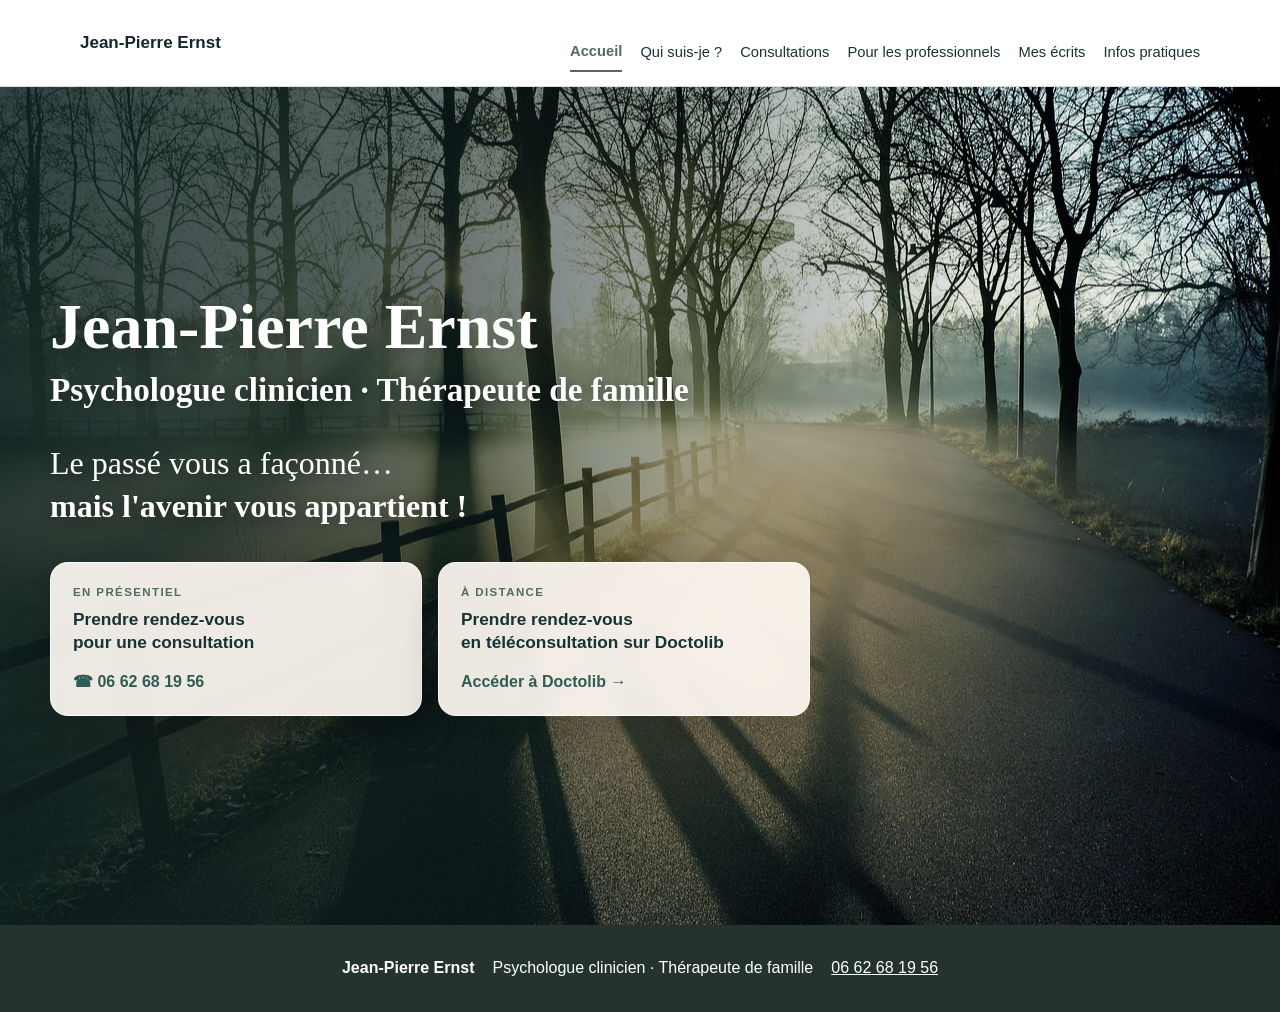
<file: index.html>
<!doctype html><html lang="fr"><head>
<meta charset="utf-8"><meta name="viewport" content="width=device-width,initial-scale=1">
<title>Jean-Pierre Ernst — Psychologue clinicien</title><link rel="stylesheet" href="styles.css"></head><body>
<header class="topbar"><a class="brand" href="index.html">Jean-Pierre Ernst</a>
<button class="menu" aria-label="Ouvrir le menu" aria-expanded="false">☰</button><nav><a href="index.html" class="active">Accueil</a><a href="qui-suis-je.html">Qui suis-je ?</a><a href="consultations.html">Consultations</a><a href="professionnels.html">Pour les professionnels</a><a href="ecrits.html">Mes écrits</a><a href="infos-pratiques.html">Infos pratiques</a></nav></header>
<main>
<section class="hero homehero"><div class="hero-inner">
<h1>Jean-Pierre Ernst</h1>
<p class="eyebrow">Psychologue clinicien · Thérapeute de famille</p>
<p class="motto">Le passé vous a façonné…<br><strong>mais l'avenir vous appartient !</strong></p>
<div class="home-choices">
<a class="choice" href="tel:+33662681956"><span class="choice-small">En présentiel</span><strong>Prendre rendez-vous<br>pour une consultation</strong><span>☎ 06 62 68 19 56</span></a>
<a class="choice" href="https://www.doctolib.fr/psychologue/paris/jean-pierre-ernst" target="_blank" rel="noopener"><span class="choice-small">À distance</span><strong>Prendre rendez-vous<br>en téléconsultation sur Doctolib</strong><span>Accéder à Doctolib →</span></a>
</div></div></section></main>
<footer><strong>Jean-Pierre Ernst</strong><span>Psychologue clinicien · Thérapeute de famille</span><a href="tel:+33662681956">06 62 68 19 56</a></footer>
<script>const b=document.querySelector('.menu'),n=document.querySelector('nav');b.addEventListener('click',()=>{const o=n.classList.toggle('open');b.setAttribute('aria-expanded',o)});</script>
</body></html>
</file>
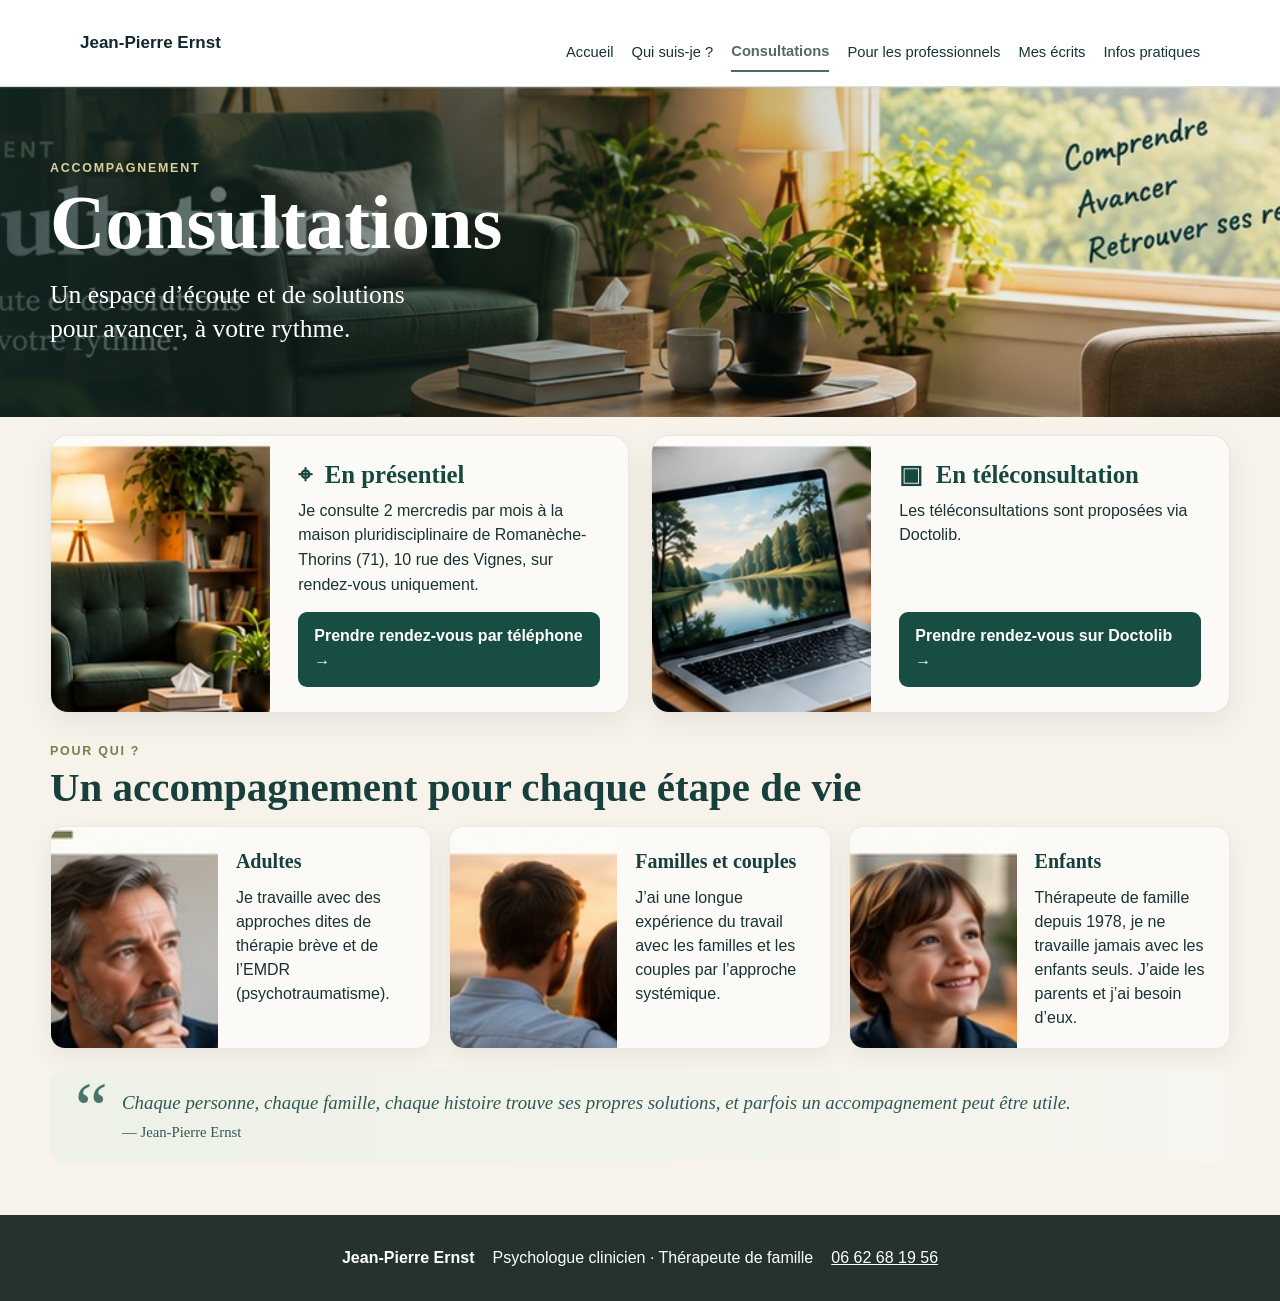
<file: consultations.html>
<!doctype html>
<html lang="fr">
<head>
<meta charset="utf-8">
<meta name="viewport" content="width=device-width,initial-scale=1">
<title>Consultations — Jean-Pierre Ernst</title>
<link rel="stylesheet" href="styles.css">
</head>
<body class="page-consultations">
<header class="topbar">
  <a class="brand" href="index.html">Jean-Pierre Ernst</a>
  <button class="menu" aria-label="Ouvrir le menu" aria-expanded="false">☰</button>
  <nav>
    <a href="index.html">Accueil</a>
    <a href="qui-suis-je.html">Qui suis-je ?</a>
    <a href="consultations.html" class="active">Consultations</a>
    <a href="professionnels.html">Pour les professionnels</a>
    <a href="ecrits.html">Mes écrits</a>
    <a href="infos-pratiques.html">Infos pratiques</a>
  </nav>
</header>

<main class="consult-main">
  <section class="consult-hero">
    <div class="consult-hero-copy">
      <p class="kicker">Accompagnement</p>
      <h1>Consultations</h1>
      <p>Un espace d’écoute et de solutions<br>pour avancer, à votre rythme.</p>
    </div>
  </section>

  <section class="consult-content">
    <div class="consult-modes">
      <article class="consult-mode">
        <img src="assets/consultations-presentiel.jpg" alt="">
        <div class="consult-mode-text">
          <h2>⌖ &nbsp;En présentiel</h2>
          <p>Je consulte 2 mercredis par mois à la maison pluridisciplinaire de Romanèche-Thorins (71), 10 rue des Vignes, sur rendez-vous uniquement.</p>
          <a class="consult-button" href="tel:+33662681956">Prendre rendez-vous par téléphone →</a>
        </div>
      </article>

      <article class="consult-mode">
        <img src="assets/consultations-teleconsultation.jpg" alt="">
        <div class="consult-mode-text">
          <h2>▣ &nbsp;En téléconsultation</h2>
          <p>Les téléconsultations sont proposées via Doctolib.</p>
          <a class="consult-button" href="https://www.doctolib.fr/psychologue/paris/jean-pierre-ernst" target="_blank" rel="noopener">Prendre rendez-vous sur Doctolib →</a>
        </div>
      </article>
    </div>

    <div class="consult-forwho-heading">
      <p class="kicker">Pour qui ?</p>
      <h2>Un accompagnement pour chaque étape de vie</h2>
    </div>

    <div class="consult-audiences">
      <article>
        <img src="assets/consultations-adultes.jpg" alt="">
        <div><h3>Adultes</h3><p>Je travaille avec des approches dites de thérapie brève et de l’EMDR (psychotraumatisme).</p></div>
      </article>
      <article>
        <img src="assets/consultations-familles.jpg" alt="">
        <div><h3>Familles et couples</h3><p>J’ai une longue expérience du travail avec les familles et les couples par l’approche systémique.</p></div>
      </article>
      <article>
        <img src="assets/consultations-enfants.jpg" alt="">
        <div><h3>Enfants</h3><p>Thérapeute de famille depuis 1978, je ne travaille jamais avec les enfants seuls. J’aide les parents et j’ai besoin d’eux.</p></div>
      </article>
    </div>

    <blockquote class="consult-quote">
      Chaque personne, chaque famille, chaque histoire trouve ses propres solutions, et parfois un accompagnement peut être utile.
      <cite>— Jean-Pierre Ernst</cite>
    </blockquote>
  </section>
</main>

<footer>
  <strong>Jean-Pierre Ernst</strong>
  <span>Psychologue clinicien · Thérapeute de famille</span>
  <a href="tel:+33662681956">06 62 68 19 56</a>
</footer>
<script>
const b=document.querySelector('.menu'),n=document.querySelector('nav');
b.addEventListener('click',()=>{const o=n.classList.toggle('open');b.setAttribute('aria-expanded',o)});
</script>
</body>
</html>
</file>
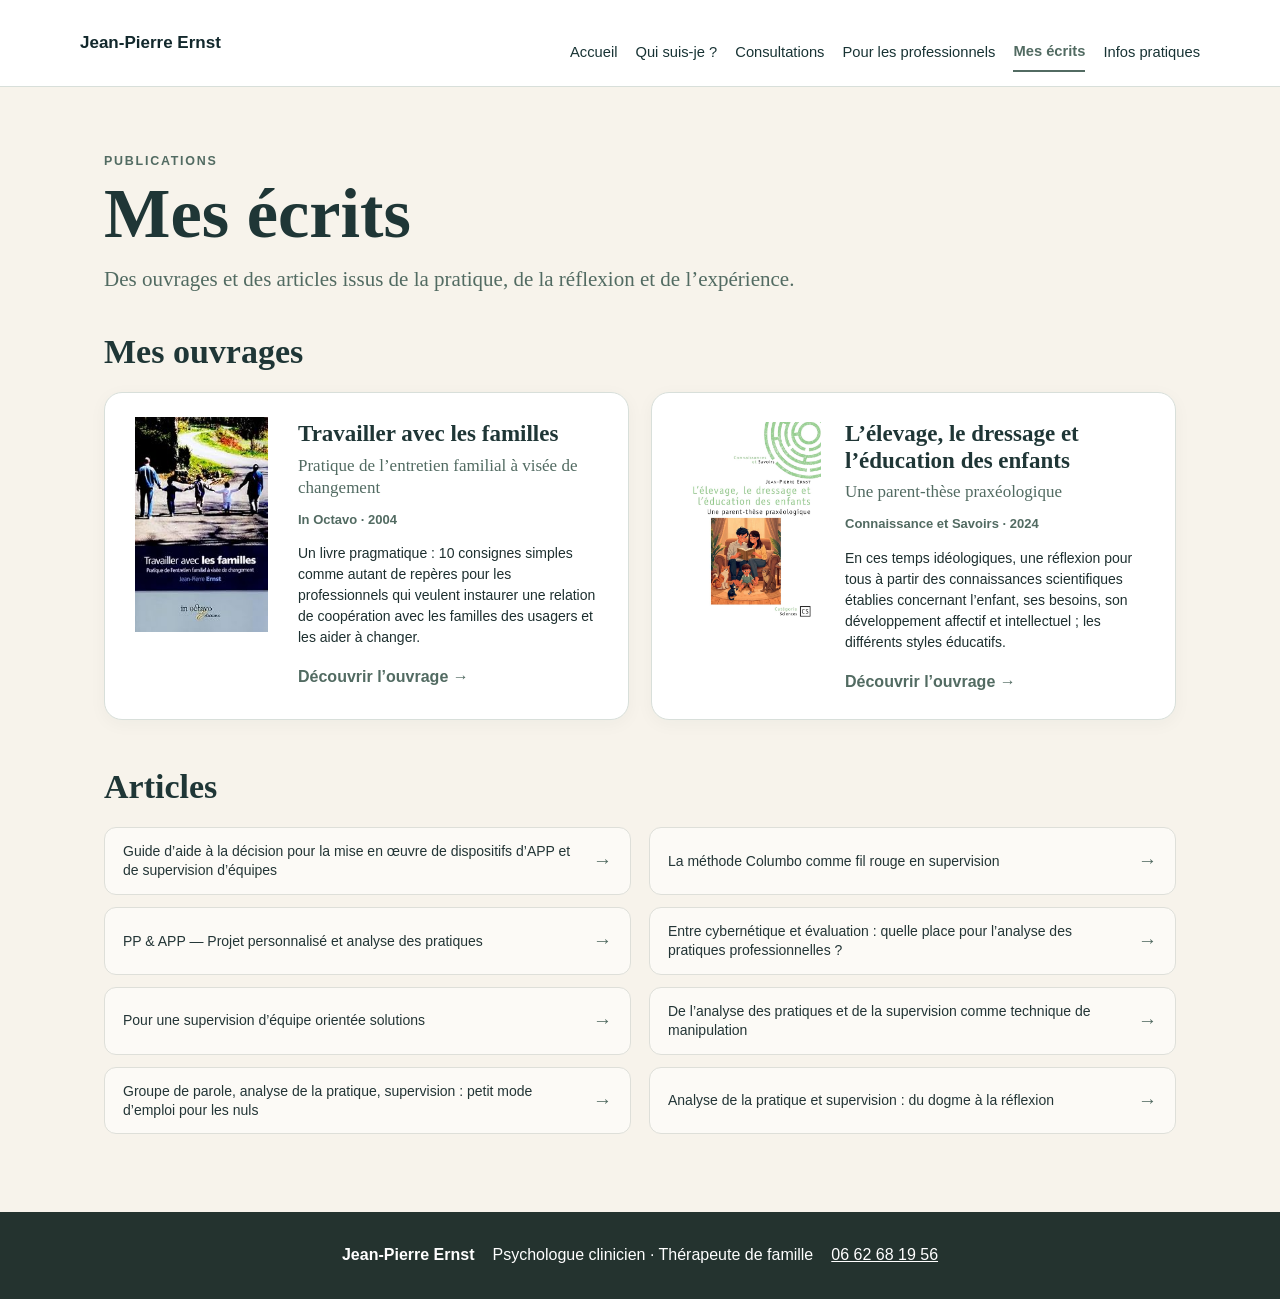
<file: ecrits.html>
<!doctype html>
<html lang="fr">
<head>
<meta charset="utf-8">
<meta name="viewport" content="width=device-width,initial-scale=1">
<title>Mes écrits — Jean-Pierre Ernst</title>
<link rel="stylesheet" href="styles.css">
</head>
<body class="ecrits-page">
<header class="topbar">
  <a class="brand" href="index.html">Jean-Pierre Ernst</a>
  <button class="menu" aria-label="Ouvrir le menu" aria-expanded="false">☰</button>
  <nav>
    <a href="index.html">Accueil</a>
    <a href="qui-suis-je.html">Qui suis-je ?</a>
    <a href="consultations.html">Consultations</a>
    <a href="professionnels.html">Pour les professionnels</a>
    <a href="ecrits.html" class="active">Mes écrits</a>
    <a href="infos-pratiques.html">Infos pratiques</a>
  </nav>
</header>

<main class="ecrits-main">
  <section class="ecrits-intro">
    <p class="kicker">Publications</p>
    <h1>Mes écrits</h1>
    <p class="lead">Des ouvrages et des articles issus de la pratique, de la réflexion et de l’expérience.</p>
  </section>

  <section>
    <h2 class="ecrits-section-title">Mes ouvrages</h2>
    <div class="books-grid">
      <article class="book-card">
        <img src="slide6_image4.jpg" alt="Couverture de Travailler avec les familles">
        <div>
          <h2>Travailler avec les familles</h2>
          <p class="book-subtitle">Pratique de l’entretien familial à visée de changement</p>
          <p class="book-meta">In Octavo · 2004</p>
          <p class="book-description">Un livre pragmatique : 10 consignes simples comme autant de repères pour les professionnels qui veulent instaurer une relation de coopération avec les familles des usagers et les aider à changer.</p>
          <a class="book-link" href="https://www.amazon.fr/Travailler-avec-familles-lentretien-vis%C3%83%C2%A9/dp/2848780185/" target="_blank" rel="noopener">Découvrir l’ouvrage →</a>
        </div>
      </article>

      <article class="book-card">
        <img src="slide6_image5.jpg" alt="Couverture de L’élevage, le dressage et l’éducation des enfants">
        <div>
          <h2>L’élevage, le dressage et l’éducation des enfants</h2>
          <p class="book-subtitle">Une parent-thèse praxéologique</p>
          <p class="book-meta">Connaissance et Savoirs · 2024</p>
          <p class="book-description">En ces temps idéologiques, une réflexion pour tous à partir des connaissances scientifiques établies concernant l’enfant, ses besoins, son développement affectif et intellectuel ; les différents styles éducatifs.</p>
          <a class="book-link" href="https://www.amazon.fr/L%C3%A9levage-dressage-l%C3%A9ducation-enfants-Connaissances-ebook/dp/B0GT4JPMZL/" target="_blank" rel="noopener">Découvrir l’ouvrage →</a>
        </div>
      </article>
    </div>
  </section>

  <section>
    <h2 class="ecrits-section-title">Articles</h2>
    <div class="articles-grid">
      <a class="article-link" href="https://www.analysedespratiques.com/guide-seances-analyse-des-pratiques/" target="_blank" rel="noopener"><span>Guide d’aide à la décision pour la mise en œuvre de dispositifs d’APP et de supervision d’équipes</span><span class="arrow">→</span></a>
      <a class="article-link" href="https://www.analysedespratiques.com/supervision-methode-columbo/" target="_blank" rel="noopener"><span>La méthode Columbo comme fil rouge en supervision</span><span class="arrow">→</span></a>
      <a class="article-link" href="https://www.analysedespratiques.com/projet-personnalise-analyse-des-pratiques/" target="_blank" rel="noopener"><span>PP &amp; APP — Projet personnalisé et analyse des pratiques</span><span class="arrow">→</span></a>
      <a class="article-link" href="https://www.analysedespratiques.com/cybernetique-evaluation-analyse-des-pratiques/" target="_blank" rel="noopener"><span>Entre cybernétique et évaluation : quelle place pour l’analyse des pratiques professionnelles ?</span><span class="arrow">→</span></a>
      <a class="article-link" href="https://www.analysedespratiques.com/pour-une-supervision-dequipe-orientee-solutions/" target="_blank" rel="noopener"><span>Pour une supervision d’équipe orientée solutions</span><span class="arrow">→</span></a>
      <a class="article-link" href="https://www.analysedespratiques.com/de-lanalyse-des-pratiques-et-de-la-supervision-comme-technique-de-manipulation/" target="_blank" rel="noopener"><span>De l’analyse des pratiques et de la supervision comme technique de manipulation</span><span class="arrow">→</span></a>
      <a class="article-link" href="https://www.analysedespratiques.com/groupe-de-parole-analyse-de-la-pratique-supervision-pour-les-nuls/" target="_blank" rel="noopener"><span>Groupe de parole, analyse de la pratique, supervision : petit mode d’emploi pour les nuls</span><span class="arrow">→</span></a>
      <a class="article-link" href="https://www.analysedespratiques.com/analyse-de-la-pratique-et-supervision-du-dogme-a-la-reflexion/" target="_blank" rel="noopener"><span>Analyse de la pratique et supervision : du dogme à la réflexion</span><span class="arrow">→</span></a>
    </div>
  </section>
</main>

<footer>
  <strong>Jean-Pierre Ernst</strong>
  <span>Psychologue clinicien · Thérapeute de famille</span>
  <a href="tel:+33662681956">06 62 68 19 56</a>
</footer>
<script>
const b=document.querySelector('.menu'),n=document.querySelector('.topbar nav');
if(b&&n)b.addEventListener('click',()=>{const o=n.classList.toggle('open');b.setAttribute('aria-expanded',o)});
</script>
</body>
</html>
</file>
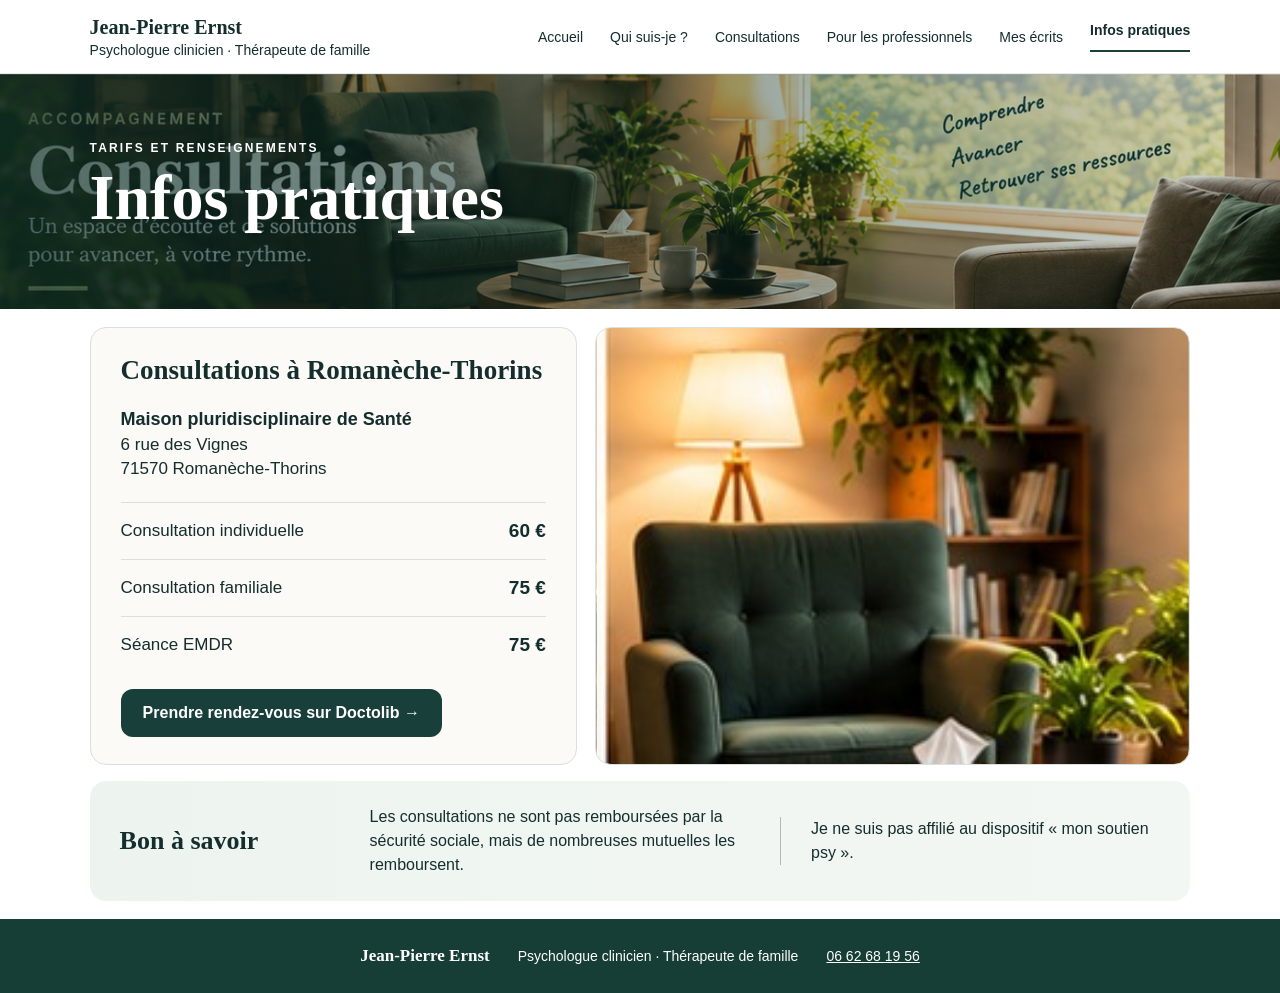
<file: infos-pratiques (1).html>
<!doctype html>
<html lang="fr">
<head>
<meta charset="utf-8">
<meta name="viewport" content="width=device-width, initial-scale=1">
<title>Infos pratiques — Jean-Pierre Ernst</title>
<meta name="description" content="Tarifs, lieu de consultation et informations pratiques — Jean-Pierre Ernst, psychologue clinicien et thérapeute de famille.">
<style>
:root{--ink:#123735;--text:#142d2d;--green:#183f39;--soft:#eef4ef;--cream:#fbfaf6;--line:#d9e1dc}
*{box-sizing:border-box} body{margin:0;color:var(--text);background:#fff;font-family:Arial,Helvetica,sans-serif}
a{color:inherit}.top{height:74px;display:flex;align-items:center;justify-content:space-between;padding:0 max(7vw,24px);border-bottom:1px solid #e6ebe8;background:#fff}
.brand{font-family:Georgia,serif;font-size:20px;font-weight:700}.brand small{display:block;font:14px Arial,sans-serif;font-weight:400;margin-top:3px}
nav{display:flex;gap:27px;align-items:center;font-size:14px}nav a{text-decoration:none;white-space:nowrap}nav .active{font-weight:700;border-bottom:2px solid var(--green);padding-bottom:12px}
.hero{min-height:235px;background:linear-gradient(90deg,rgba(14,48,40,.72),rgba(14,48,40,.18)),url("assets/consultations-hero.jpg") center/cover;display:flex;align-items:center}
.hero-inner{width:min(1320px,86%);margin:auto;color:white}.kicker{text-transform:uppercase;letter-spacing:.18em;font-size:12px;font-weight:700}
h1{font:700 clamp(48px,5vw,72px)/.98 Georgia,serif;margin:12px 0}.hero p{font:italic 22px/1.35 Georgia,serif;max-width:600px;margin:0}
.wrap{width:min(1320px,86%);margin:18px auto 16px}.grid{display:grid;grid-template-columns:.9fr 1.1fr;gap:18px}
.card,.photo{border:1px solid var(--line);border-radius:16px;overflow:hidden;background:var(--cream)}
.card{padding:27px 30px}.card h2{font:700 27px Georgia,serif;margin:0 0 20px}.place{font-size:17px;line-height:1.45;margin-bottom:20px}.place strong{font-size:18px}
.price{display:grid;grid-template-columns:1fr auto;gap:18px;align-items:center;padding:17px 0;border-top:1px solid var(--line);font-size:17px}.price strong:last-child{font-size:19px}
.btn{display:inline-block;margin-top:16px;background:var(--green);color:#fff;text-decoration:none;border-radius:12px;padding:15px 22px;font-weight:700}
.photo{min-height:430px;background:url("assets/consultations-presentiel.jpg") center/cover}
.note{margin-top:16px;background:linear-gradient(90deg,#edf4ef,#f3f7f4);border-radius:16px;padding:24px 30px;display:grid;grid-template-columns:220px 1fr 1fr;gap:30px;align-items:center}
.note h2{font:700 26px Georgia,serif;margin:0}.note p{margin:0;line-height:1.5}.note p+ p{border-left:1px solid #aebdb5;padding-left:30px}
footer{margin-top:18px;background:#173d37;color:#fff;padding:27px max(7vw,24px);display:flex;gap:18px 28px;align-items:center;justify-content:center;flex-wrap:wrap;font-size:14px}footer strong{font-family:Georgia,serif;font-size:17px}footer a{color:#fff}
.menu{display:none}
@media(max-width:900px){.top{height:auto;padding:18px 22px;align-items:flex-start;gap:14px;flex-direction:column}nav{gap:12px 18px;flex-wrap:wrap}.hero{min-height:220px}.hero-inner,.wrap{width:90%}.grid{grid-template-columns:1fr}.photo{min-height:300px}.note{grid-template-columns:1fr;gap:14px}.note p+ p{border-left:0;border-top:1px solid #aebdb5;padding:14px 0 0}h1{font-size:48px}}
@media(max-width:560px){nav{font-size:13px}.hero p{font-size:18px}.card{padding:23px 20px}.price{font-size:15px}.note{padding:22px 20px}}
</style>
</head>
<body>
<header class="top">
  <div class="brand">Jean-Pierre Ernst<small>Psychologue clinicien · Thérapeute de famille</small></div>
  <nav>
    <a href="index.html">Accueil</a>
    <a href="qui-suis-je.html">Qui suis-je ?</a>
    <a href="consultations.html">Consultations</a>
    <a href="professionnels.html">Pour les professionnels</a>
    <a href="ecrits.html">Mes écrits</a>
    <a class="active" href="infos-pratiques.html">Infos pratiques</a>
  </nav>
</header>

<section class="hero">
  <div class="hero-inner">
    <div class="kicker">Tarifs et renseignements</div>
    <h1>Infos pratiques</h1>
  </div>
</section>

<main class="wrap">
  <div class="grid">
    <section class="card">
      <h2>Consultations à Romanèche-Thorins</h2>
      <div class="place"><strong>Maison pluridisciplinaire de Santé</strong><br>6 rue des Vignes<br>71570 Romanèche-Thorins</div>
      <div class="price"><span>Consultation individuelle</span><strong>60 €</strong></div>
      <div class="price"><span>Consultation familiale</span><strong>75 €</strong></div>
      <div class="price"><span>Séance EMDR</span><strong>75 €</strong></div>
      <a class="btn" href="https://www.doctolib.fr/psychologue/paris/jean-pierre-ernst">Prendre rendez-vous sur Doctolib →</a>
    </section>
    <div class="photo" role="img" aria-label="Espace de consultation chaleureux"></div>
  </div>

  <section class="note">
    <h2>Bon à savoir</h2>
    <p>Les consultations ne sont pas remboursées par la sécurité sociale, mais de nombreuses mutuelles les remboursent.</p>
    <p>Je ne suis pas affilié au dispositif « mon soutien psy ».</p>
  </section>
</main>

<footer>
  <strong>Jean-Pierre Ernst</strong>
  <span>Psychologue clinicien · Thérapeute de famille</span>
  <a href="tel:+33662681956">06 62 68 19 56</a>
</footer>
</body>
</html>
</file>
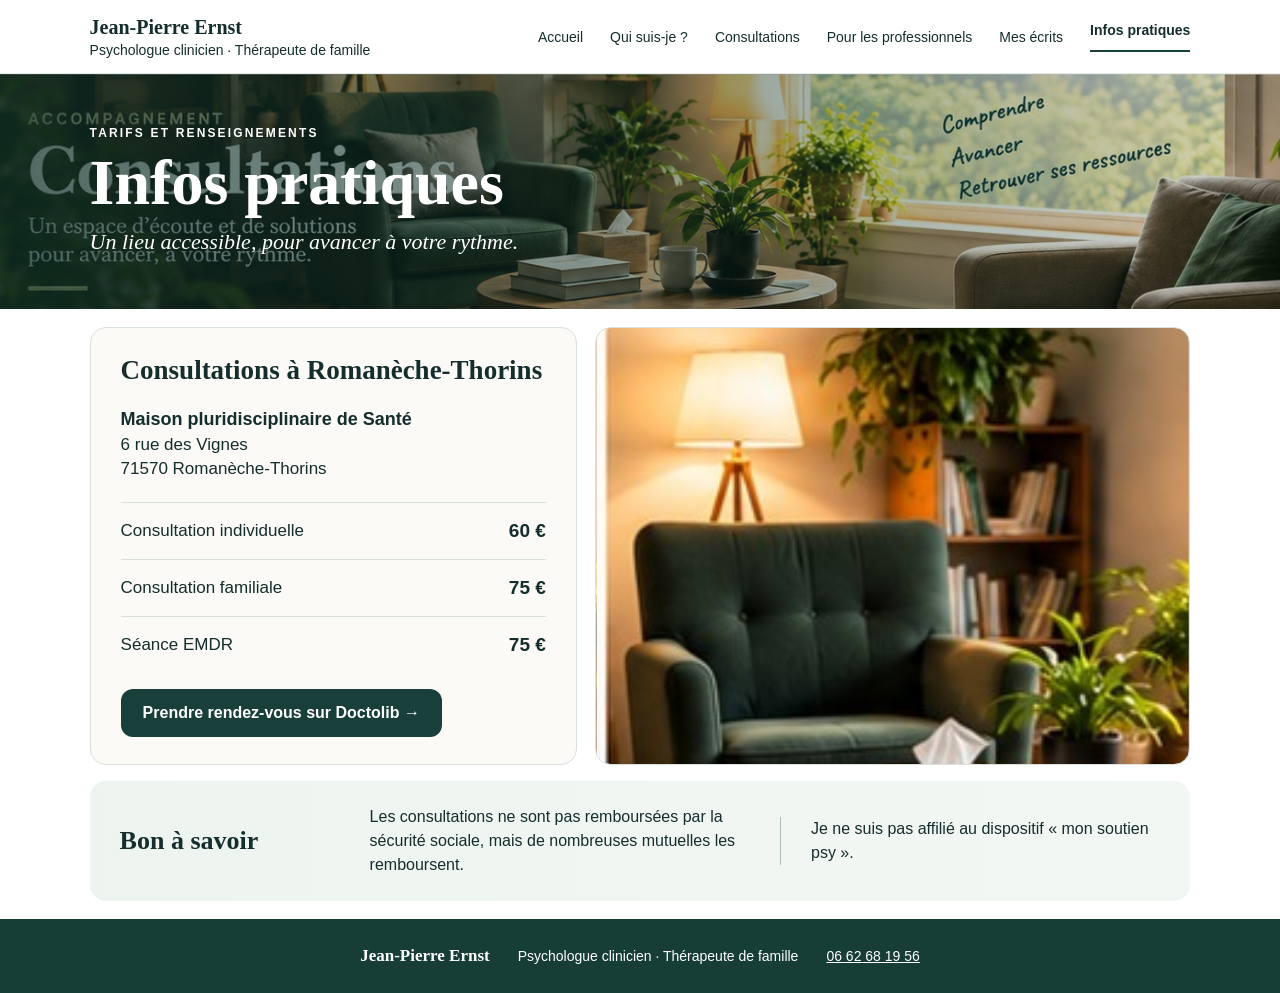
<file: infos-pratiques-nouvelle-version.html>
<!doctype html>
<html lang="fr">
<head>
<meta charset="utf-8">
<meta name="viewport" content="width=device-width, initial-scale=1">
<title>Infos pratiques — Jean-Pierre Ernst</title>
<meta name="description" content="Tarifs, lieu de consultation et informations pratiques — Jean-Pierre Ernst, psychologue clinicien et thérapeute de famille.">
<style>
:root{--ink:#123735;--text:#142d2d;--green:#183f39;--soft:#eef4ef;--cream:#fbfaf6;--line:#d9e1dc}
*{box-sizing:border-box} body{margin:0;color:var(--text);background:#fff;font-family:Arial,Helvetica,sans-serif}
a{color:inherit}.top{height:74px;display:flex;align-items:center;justify-content:space-between;padding:0 max(7vw,24px);border-bottom:1px solid #e6ebe8;background:#fff}
.brand{font-family:Georgia,serif;font-size:20px;font-weight:700}.brand small{display:block;font:14px Arial,sans-serif;font-weight:400;margin-top:3px}
nav{display:flex;gap:27px;align-items:center;font-size:14px}nav a{text-decoration:none;white-space:nowrap}nav .active{font-weight:700;border-bottom:2px solid var(--green);padding-bottom:12px}
.hero{min-height:235px;background:linear-gradient(90deg,rgba(14,48,40,.72),rgba(14,48,40,.18)),url("assets/consultations-hero.jpg") center/cover;display:flex;align-items:center}
.hero-inner{width:min(1320px,86%);margin:auto;color:white}.kicker{text-transform:uppercase;letter-spacing:.18em;font-size:12px;font-weight:700}
h1{font:700 clamp(48px,5vw,72px)/.98 Georgia,serif;margin:12px 0}.hero p{font:italic 22px/1.35 Georgia,serif;max-width:600px;margin:0}
.wrap{width:min(1320px,86%);margin:18px auto 16px}.grid{display:grid;grid-template-columns:.9fr 1.1fr;gap:18px}
.card,.photo{border:1px solid var(--line);border-radius:16px;overflow:hidden;background:var(--cream)}
.card{padding:27px 30px}.card h2{font:700 27px Georgia,serif;margin:0 0 20px}.place{font-size:17px;line-height:1.45;margin-bottom:20px}.place strong{font-size:18px}
.price{display:grid;grid-template-columns:1fr auto;gap:18px;align-items:center;padding:17px 0;border-top:1px solid var(--line);font-size:17px}.price strong:last-child{font-size:19px}
.btn{display:inline-block;margin-top:16px;background:var(--green);color:#fff;text-decoration:none;border-radius:12px;padding:15px 22px;font-weight:700}
.photo{min-height:430px;background:url("assets/consultations-presentiel.jpg") center/cover}
.note{margin-top:16px;background:linear-gradient(90deg,#edf4ef,#f3f7f4);border-radius:16px;padding:24px 30px;display:grid;grid-template-columns:220px 1fr 1fr;gap:30px;align-items:center}
.note h2{font:700 26px Georgia,serif;margin:0}.note p{margin:0;line-height:1.5}.note p+ p{border-left:1px solid #aebdb5;padding-left:30px}
footer{margin-top:18px;background:#173d37;color:#fff;padding:27px max(7vw,24px);display:flex;gap:18px 28px;align-items:center;justify-content:center;flex-wrap:wrap;font-size:14px}footer strong{font-family:Georgia,serif;font-size:17px}footer a{color:#fff}
.menu{display:none}
@media(max-width:900px){.top{height:auto;padding:18px 22px;align-items:flex-start;gap:14px;flex-direction:column}nav{gap:12px 18px;flex-wrap:wrap}.hero{min-height:220px}.hero-inner,.wrap{width:90%}.grid{grid-template-columns:1fr}.photo{min-height:300px}.note{grid-template-columns:1fr;gap:14px}.note p+ p{border-left:0;border-top:1px solid #aebdb5;padding:14px 0 0}h1{font-size:48px}}
@media(max-width:560px){nav{font-size:13px}.hero p{font-size:18px}.card{padding:23px 20px}.price{font-size:15px}.note{padding:22px 20px}}
</style>
</head>
<body>
<header class="top">
  <div class="brand">Jean-Pierre Ernst<small>Psychologue clinicien · Thérapeute de famille</small></div>
  <nav>
    <a href="index.html">Accueil</a>
    <a href="qui-suis-je.html">Qui suis-je ?</a>
    <a href="consultations.html">Consultations</a>
    <a href="professionnels.html">Pour les professionnels</a>
    <a href="ecrits.html">Mes écrits</a>
    <a class="active" href="infos-pratiques.html">Infos pratiques</a>
  </nav>
</header>

<section class="hero">
  <div class="hero-inner">
    <div class="kicker">Tarifs et renseignements</div>
    <h1>Infos pratiques</h1>
    <p>Un lieu accessible, pour avancer à votre rythme.</p>
  </div>
</section>

<main class="wrap">
  <div class="grid">
    <section class="card">
      <h2>Consultations à Romanèche-Thorins</h2>
      <div class="place"><strong>Maison pluridisciplinaire de Santé</strong><br>6 rue des Vignes<br>71570 Romanèche-Thorins</div>
      <div class="price"><span>Consultation individuelle</span><strong>60 €</strong></div>
      <div class="price"><span>Consultation familiale</span><strong>75 €</strong></div>
      <div class="price"><span>Séance EMDR</span><strong>75 €</strong></div>
      <a class="btn" href="https://www.doctolib.fr/psychologue/paris/jean-pierre-ernst">Prendre rendez-vous sur Doctolib →</a>
    </section>
    <div class="photo" role="img" aria-label="Espace de consultation chaleureux"></div>
  </div>

  <section class="note">
    <h2>Bon à savoir</h2>
    <p>Les consultations ne sont pas remboursées par la sécurité sociale, mais de nombreuses mutuelles les remboursent.</p>
    <p>Je ne suis pas affilié au dispositif « mon soutien psy ».</p>
  </section>
</main>

<footer>
  <strong>Jean-Pierre Ernst</strong>
  <span>Psychologue clinicien · Thérapeute de famille</span>
  <a href="tel:+33662681956">06 62 68 19 56</a>
</footer>
</body>
</html>
</file>
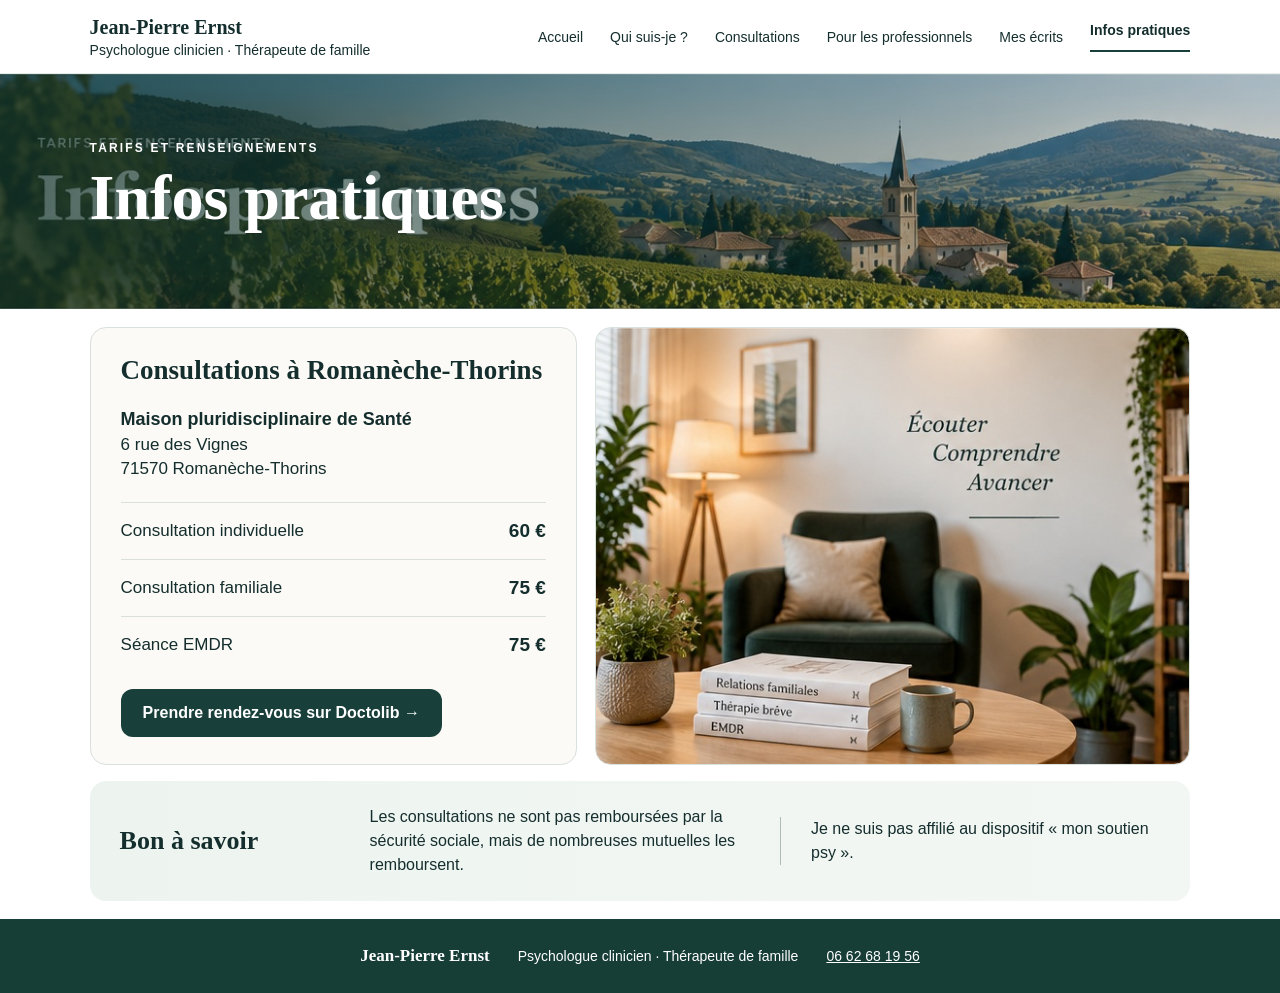
<file: infos-pratiques.html>
<!doctype html>
<html lang="fr">
<head>
<meta charset="utf-8">
<meta name="viewport" content="width=device-width, initial-scale=1">
<title>Infos pratiques — Jean-Pierre Ernst</title>
<meta name="description" content="Tarifs, lieu de consultation et informations pratiques — Jean-Pierre Ernst, psychologue clinicien et thérapeute de famille.">
<style>
:root{--ink:#123735;--text:#142d2d;--green:#183f39;--soft:#eef4ef;--cream:#fbfaf6;--line:#d9e1dc}
*{box-sizing:border-box} body{margin:0;color:var(--text);background:#fff;font-family:Arial,Helvetica,sans-serif}
a{color:inherit}.top{height:74px;display:flex;align-items:center;justify-content:space-between;padding:0 max(7vw,24px);border-bottom:1px solid #e6ebe8;background:#fff}
.brand{font-family:Georgia,serif;font-size:20px;font-weight:700}.brand small{display:block;font:14px Arial,sans-serif;font-weight:400;margin-top:3px}
nav{display:flex;gap:27px;align-items:center;font-size:14px}nav a{text-decoration:none;white-space:nowrap}nav .active{font-weight:700;border-bottom:2px solid var(--green);padding-bottom:12px}
.hero{min-height:235px;background:linear-gradient(90deg,rgba(14,48,40,.72),rgba(14,48,40,.18)),url("assets/infos-hero.jpg") center/cover;display:flex;align-items:center}
.hero-inner{width:min(1320px,86%);margin:auto;color:white}.kicker{text-transform:uppercase;letter-spacing:.18em;font-size:12px;font-weight:700}
h1{font:700 clamp(48px,5vw,72px)/.98 Georgia,serif;margin:12px 0}.hero p{font:italic 22px/1.35 Georgia,serif;max-width:600px;margin:0}
.wrap{width:min(1320px,86%);margin:18px auto 16px}.grid{display:grid;grid-template-columns:.9fr 1.1fr;gap:18px}
.card,.photo{border:1px solid var(--line);border-radius:16px;overflow:hidden;background:var(--cream)}
.card{padding:27px 30px}.card h2{font:700 27px Georgia,serif;margin:0 0 20px}.place{font-size:17px;line-height:1.45;margin-bottom:20px}.place strong{font-size:18px}
.price{display:grid;grid-template-columns:1fr auto;gap:18px;align-items:center;padding:17px 0;border-top:1px solid var(--line);font-size:17px}.price strong:last-child{font-size:19px}
.btn{display:inline-block;margin-top:16px;background:var(--green);color:#fff;text-decoration:none;border-radius:12px;padding:15px 22px;font-weight:700}
.photo{min-height:430px;background:url("assets/infos-cabinet.jpg") center/cover}
.note{margin-top:16px;background:linear-gradient(90deg,#edf4ef,#f3f7f4);border-radius:16px;padding:24px 30px;display:grid;grid-template-columns:220px 1fr 1fr;gap:30px;align-items:center}
.note h2{font:700 26px Georgia,serif;margin:0}.note p{margin:0;line-height:1.5}.note p+ p{border-left:1px solid #aebdb5;padding-left:30px}
footer{margin-top:18px;background:#173d37;color:#fff;padding:27px max(7vw,24px);display:flex;gap:18px 28px;align-items:center;justify-content:center;flex-wrap:wrap;font-size:14px}footer strong{font-family:Georgia,serif;font-size:17px}footer a{color:#fff}
.menu{display:none}
@media(max-width:900px){.top{height:auto;padding:18px 22px;align-items:flex-start;gap:14px;flex-direction:column}nav{gap:12px 18px;flex-wrap:wrap}.hero{min-height:220px}.hero-inner,.wrap{width:90%}.grid{grid-template-columns:1fr}.photo{min-height:300px}.note{grid-template-columns:1fr;gap:14px}.note p+ p{border-left:0;border-top:1px solid #aebdb5;padding:14px 0 0}h1{font-size:48px}}
@media(max-width:560px){nav{font-size:13px}.hero p{font-size:18px}.card{padding:23px 20px}.price{font-size:15px}.note{padding:22px 20px}}
</style>
</head>
<body>
<header class="top">
  <div class="brand">Jean-Pierre Ernst<small>Psychologue clinicien · Thérapeute de famille</small></div>
  <nav>
    <a href="index.html">Accueil</a>
    <a href="qui-suis-je.html">Qui suis-je ?</a>
    <a href="consultations.html">Consultations</a>
    <a href="professionnels.html">Pour les professionnels</a>
    <a href="ecrits.html">Mes écrits</a>
    <a class="active" href="infos-pratiques.html">Infos pratiques</a>
  </nav>
</header>

<section class="hero">
  <div class="hero-inner">
    <div class="kicker">Tarifs et renseignements</div>
    <h1>Infos pratiques</h1>
  </div>
</section>

<main class="wrap">
  <div class="grid">
    <section class="card">
      <h2>Consultations à Romanèche-Thorins</h2>
      <div class="place"><strong>Maison pluridisciplinaire de Santé</strong><br>6 rue des Vignes<br>71570 Romanèche-Thorins</div>
      <div class="price"><span>Consultation individuelle</span><strong>60 €</strong></div>
      <div class="price"><span>Consultation familiale</span><strong>75 €</strong></div>
      <div class="price"><span>Séance EMDR</span><strong>75 €</strong></div>
      <a class="btn" href="https://www.doctolib.fr/psychologue/paris/jean-pierre-ernst">Prendre rendez-vous sur Doctolib →</a>
    </section>
    <div class="photo" role="img" aria-label="Espace de consultation chaleureux"></div>
  </div>

  <section class="note">
    <h2>Bon à savoir</h2>
    <p>Les consultations ne sont pas remboursées par la sécurité sociale, mais de nombreuses mutuelles les remboursent.</p>
    <p>Je ne suis pas affilié au dispositif « mon soutien psy ».</p>
  </section>
</main>

<footer>
  <strong>Jean-Pierre Ernst</strong>
  <span>Psychologue clinicien · Thérapeute de famille</span>
  <a href="tel:+33662681956">06 62 68 19 56</a>
</footer>
</body>
</html>
</file>
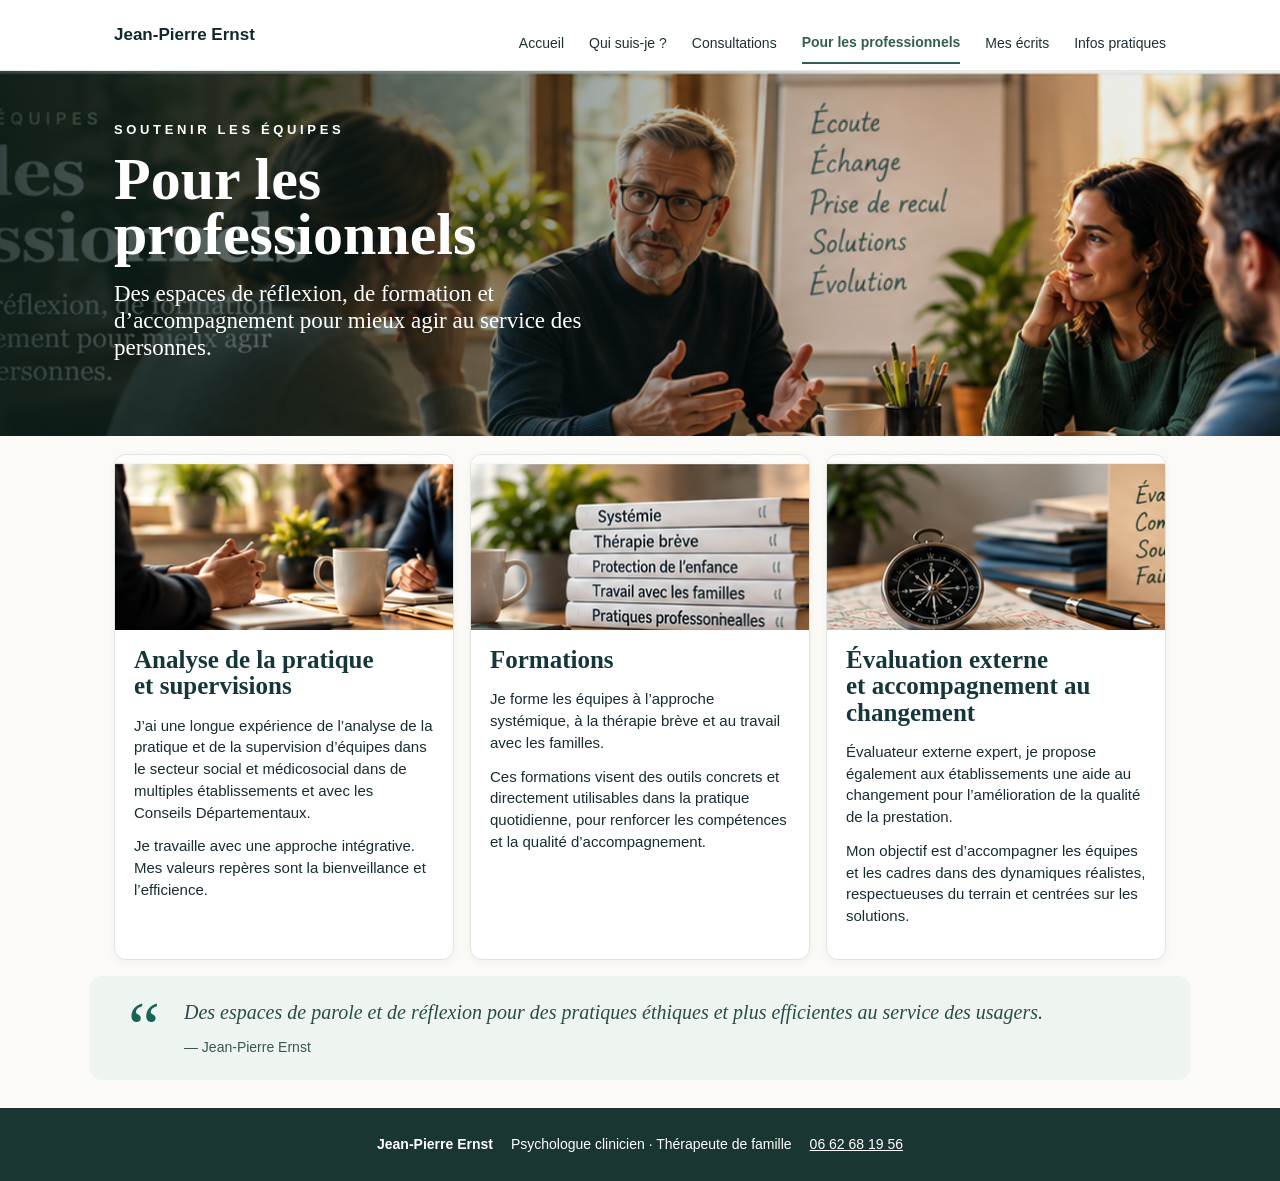
<file: professionnels.html>
<!doctype html>
<html lang="fr">
<head>
  <meta charset="utf-8">
  <meta name="viewport" content="width=device-width, initial-scale=1">
  <title>Pour les professionnels — Jean-Pierre Ernst</title>
  <link rel="stylesheet" href="styles.css">
</head>
<body class="professionnels-page">
<header class="site-header">
  <div class="nav-wrap">
    <a class="brand" href="index.html">Jean-Pierre Ernst</a>
    <nav>
      <a href="index.html">Accueil</a>
      <a href="qui-suis-je.html">Qui suis-je ?</a>
      <a href="consultations.html">Consultations</a>
      <a class="active" href="professionnels.html">Pour les professionnels</a>
      <a href="ecrits.html">Mes écrits</a>
      <a href="infos-pratiques.html">Infos pratiques</a>
    </nav>
  </div>
</header>

<main>
  <section class="pro-hero">
    <div class="pro-hero-overlay"></div>
    <div class="pro-hero-content">
      <div class="eyebrow">SOUTENIR LES ÉQUIPES</div>
      <h1>Pour les<br>professionnels</h1>
      <p>Des espaces de réflexion, de formation et d’accompagnement pour mieux agir au service des personnes.</p>
    </div>
  </section>

  <section class="pro-grid">
    <article class="pro-card">
      <img src="pro-supervision.png" alt="Échange entre professionnels autour d'une table">
      <div class="pro-card-body">
        <h2>Analyse de la pratique<br>et supervisions</h2>
        <p>J’ai une longue expérience de l’analyse de la pratique et de la supervision d’équipes dans le secteur social et médicosocial dans de multiples établissements et avec les Conseils Départementaux.</p>
        <p>Je travaille avec une approche intégrative. Mes valeurs repères sont la bienveillance et l’efficience.</p>
      </div>
    </article>

    <article class="pro-card">
      <img src="pro-formations.png" alt="Livres et espace de formation">
      <div class="pro-card-body">
        <h2>Formations</h2>
        <p>Je forme les équipes à l’approche systémique, à la thérapie brève et au travail avec les familles.</p>
        <p>Ces formations visent des outils concrets et directement utilisables dans la pratique quotidienne, pour renforcer les compétences et la qualité d’accompagnement.</p>
      </div>
    </article>

    <article class="pro-card">
      <img src="pro-evaluation.png" alt="Boussole et documents symbolisant l'évaluation et le changement">
      <div class="pro-card-body">
        <h2>Évaluation externe<br>et accompagnement au changement</h2>
        <p>Évaluateur externe expert, je propose également aux établissements une aide au changement pour l’amélioration de la qualité de la prestation.</p>
        <p>Mon objectif est d’accompagner les équipes et les cadres dans des dynamiques réalistes, respectueuses du terrain et centrées sur les solutions.</p>
      </div>
    </article>
  </section>

  <section class="pro-quote">
    <span class="quote-mark">“</span>
    <div>
      <p>Des espaces de parole et de réflexion pour des pratiques éthiques et plus efficientes au service des usagers.</p>
      <small>— Jean-Pierre Ernst</small>
    </div>
  </section>
</main>

<footer class="site-footer">
  <strong>Jean-Pierre Ernst</strong>
  <span>Psychologue clinicien · Thérapeute de famille</span>
  <a href="tel:+33662681956">06 62 68 19 56</a>
</footer>
</body>
</html>
</file>
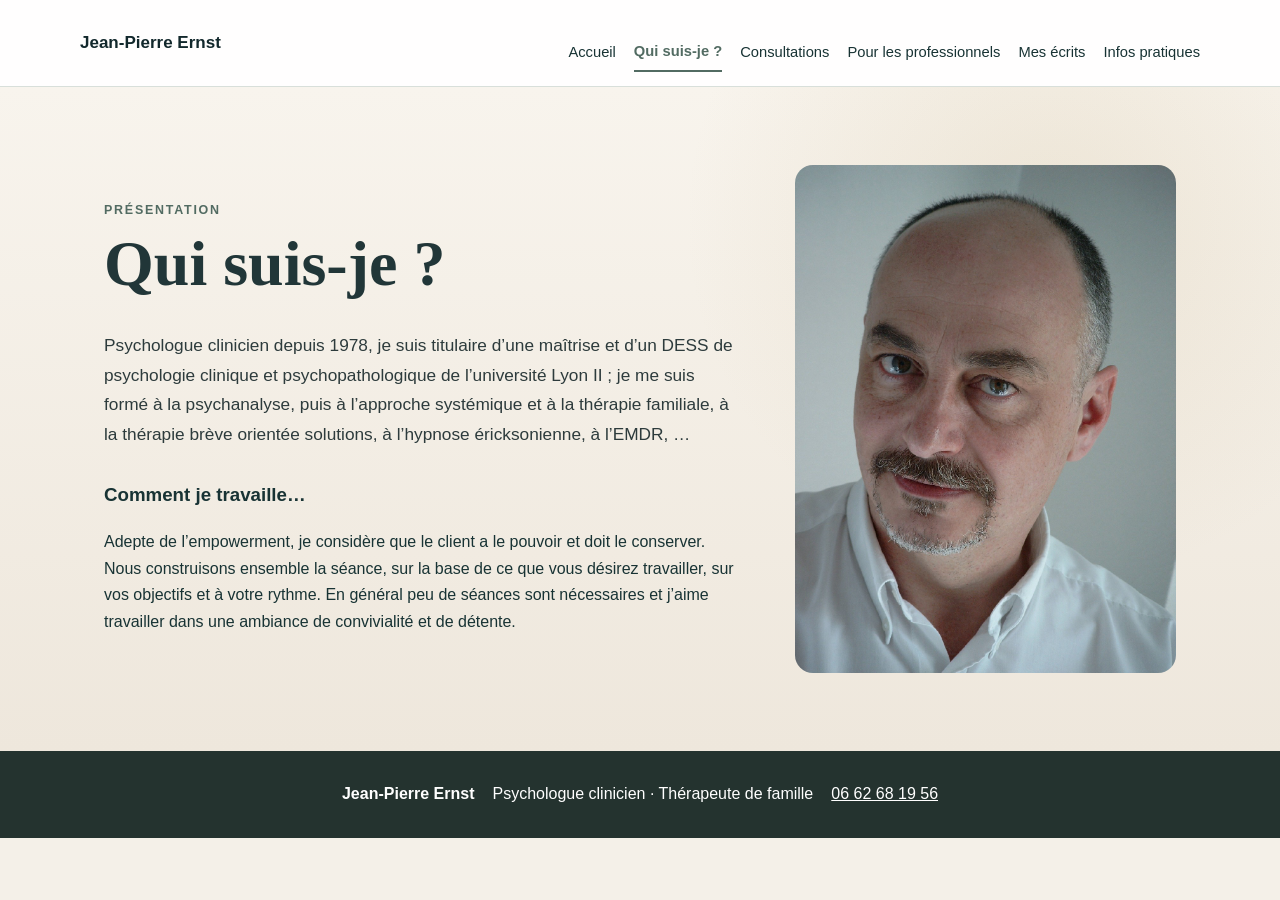
<file: qui-suis-je.html>
<!doctype html><html lang="fr"><head>
<meta charset="utf-8"><meta name="viewport" content="width=device-width,initial-scale=1">
<title>Qui suis-je ? — Jean-Pierre Ernst</title><link rel="stylesheet" href="styles.css"></head><body class="page-about">
<header class="topbar"><a class="brand" href="index.html">Jean-Pierre Ernst</a>
<button class="menu" aria-label="Ouvrir le menu" aria-expanded="false">☰</button><nav><a href="index.html">Accueil</a><a href="qui-suis-je.html" class="active">Qui suis-je ?</a><a href="consultations.html">Consultations</a><a href="professionnels.html">Pour les professionnels</a><a href="ecrits.html">Mes écrits</a><a href="infos-pratiques.html">Infos pratiques</a></nav></header>
<main><section class="section two"><div><p class="kicker">Présentation</p><h1 class="page-title">Qui suis-je ?</h1>
<p class="intro">Psychologue clinicien depuis 1978, je suis titulaire d’une maîtrise et d’un DESS de psychologie clinique et psychopathologique de l’université Lyon II ; je me suis formé à la psychanalyse, puis à l’approche systémique et à la thérapie familiale, à la thérapie brève orientée solutions, à l’hypnose éricksonienne, à l’EMDR, …</p>
<h3>Comment je travaille…</h3><p>Adepte de l’empowerment, je considère que le client a le pouvoir et doit le conserver. Nous construisons ensemble la séance, sur la base de ce que vous désirez travailler, sur vos objectifs et à votre rythme. En général peu de séances sont nécessaires et j’aime travailler dans une ambiance de convivialité et de détente.</p></div>
<img src="JPE-site.jpg" alt="Jean-Pierre Ernst"></section></main>
<footer><strong>Jean-Pierre Ernst</strong><span>Psychologue clinicien · Thérapeute de famille</span><a href="tel:+33662681956">06 62 68 19 56</a></footer>
<script>const b=document.querySelector('.menu'),n=document.querySelector('nav');b.addEventListener('click',()=>{const o=n.classList.toggle('open');b.setAttribute('aria-expanded',o)});</script>
</body></html>
</file>
<file: styles.css>
:root{--ink:#233238;--muted:#5d6c70;--paper:#fff;--soft:#f2f5f1;--accent:#526b62;--line:#dce3df;--max:1120px}
*{box-sizing:border-box}html{scroll-behavior:smooth}body{margin:0;font-family:Arial,Helvetica,sans-serif;color:var(--ink);background:var(--paper);line-height:1.65}
.topbar{position:sticky;top:0;z-index:20;display:flex;align-items:center;gap:28px;padding:14px max(24px,calc((100% - var(--max))/2));background:rgba(255,255,255,.96);border-bottom:1px solid var(--line)}
.brand{font-weight:700;font-size:1.08rem;color:var(--ink);text-decoration:none;margin-right:auto}.topbar nav{display:flex;gap:18px}.topbar nav a{color:var(--ink);text-decoration:none;font-size:.92rem}.topbar nav a:hover,.links a:hover,.textlink:hover{color:var(--accent);text-decoration:underline}.menu{display:none;border:0;background:none;font-size:1.6rem}
.hero{min-height:72vh;display:grid;align-items:center;background:linear-gradient(90deg,rgba(15,27,28,.72),rgba(15,27,28,.14)),url("slide1_image10.png") center/cover}
.hero-inner{width:min(var(--max),calc(100% - 48px));margin:auto;color:white;padding:70px 0}.hero h1{font-family:Georgia,serif;font-size:clamp(3rem,7vw,6.5rem);line-height:1;margin:.15em 0}.eyebrow,.kicker{text-transform:uppercase;letter-spacing:.14em;font-weight:700;font-size:.78rem}.motto{font-family:Georgia,serif;font-size:clamp(1.45rem,3vw,2.35rem);max-width:720px}.actions{display:flex;gap:12px;flex-wrap:wrap;margin-top:28px}.button{display:inline-block;padding:11px 18px;border-radius:999px;text-decoration:none;font-weight:700}.primary{background:white;color:var(--ink)}.ghost{border:1px solid rgba(255,255,255,.8);color:white}
.section{max-width:var(--max);margin:auto;padding:78px 24px;scroll-margin-top:70px}.soft{max-width:none;padding-left:max(24px,calc((100% - var(--max))/2));padding-right:max(24px,calc((100% - var(--max))/2));background:var(--soft)}
h2{font-family:Georgia,serif;font-size:clamp(2.2rem,4vw,3.5rem);line-height:1.1;margin:.15em 0 .65em}h3{margin-top:1.6em}h4{font-size:1.05rem}.kicker{color:var(--accent)}
.two{display:grid;grid-template-columns:1.25fr .75fr;gap:56px;align-items:center}.two>img{width:100%;max-height:520px;object-fit:cover;border-radius:18px}.two>img.contain{object-fit:contain;max-height:420px}
.cards{display:grid;grid-template-columns:repeat(2,1fr);gap:18px;margin:28px 0}.cards.three{grid-template-columns:repeat(3,1fr)}.cards article{background:white;border:1px solid var(--line);border-radius:14px;padding:22px}.soft .cards article{background:rgba(255,255,255,.72)}
.textlink,.links a,.book a{color:var(--accent);font-weight:700}.writing-grid{display:grid;grid-template-columns:.95fr 1.05fr;gap:50px}.links{padding-left:1.2em}.links li{margin:.65em 0}
.book{display:grid;grid-template-columns:110px 1fr;gap:20px;padding:20px 0;border-bottom:1px solid var(--line)}.book img{width:110px;max-height:165px;object-fit:contain}.book h4{margin:0}
footer{display:flex;gap:18px;justify-content:center;flex-wrap:wrap;padding:30px 24px;background:#24332f;color:white}footer a{color:white}
@media(max-width:820px){.menu{display:block}.topbar nav{display:none;position:absolute;left:0;right:0;top:59px;padding:20px 24px;background:white;flex-direction:column;border-bottom:1px solid var(--line)}.topbar nav.open{display:flex}.two,.writing-grid{grid-template-columns:1fr}.two>img{order:-1;max-height:330px}.cards,.cards.three{grid-template-columns:1fr}.hero{min-height:68vh}.section{padding-top:58px;padding-bottom:58px}}
@media(max-width:520px){.book{grid-template-columns:82px 1fr}.book img{width:82px}.hero-inner{width:calc(100% - 32px)}}

.page-title{font-family:Georgia,serif;font-size:clamp(2.5rem,5vw,4.2rem);line-height:1.05;margin:.15em 0 .65em}
.topbar nav a.active{font-weight:700;color:var(--accent);border-bottom:2px solid var(--accent)}
.home-choices{display:grid;grid-template-columns:repeat(2,minmax(250px,390px));gap:18px;margin-top:34px}
.choice{display:flex;flex-direction:column;gap:6px;padding:22px 24px;border-radius:16px;background:rgba(255,255,255,.94);color:var(--ink);text-decoration:none;box-shadow:0 10px 30px rgba(0,0,0,.12)}
.choice:hover{transform:translateY(-2px);background:white}.choice strong{font-size:1.08rem;line-height:1.35}.choice-small{text-transform:uppercase;letter-spacing:.12em;font-size:.72rem;color:var(--accent);font-weight:700}
@media(max-width:650px){.home-choices{grid-template-columns:1fr}.choice{padding:18px}}

.homehero{
  min-height:calc(100vh - 60px);
  background:
    linear-gradient(90deg,rgba(19,36,37,.78) 0%,rgba(19,36,37,.52) 45%,rgba(19,36,37,.12) 100%),
    url("slide1_image10.png") center/cover no-repeat;
}
.homehero .hero-inner{padding-top:90px;padding-bottom:90px}
.homehero h1{text-shadow:0 3px 20px rgba(0,0,0,.22)}
.homehero .motto{max-width:780px;text-shadow:0 2px 12px rgba(0,0,0,.25)}
.home-choices{max-width:820px}
.choice{
  backdrop-filter:blur(6px);
  border:1px solid rgba(255,255,255,.65);
  box-shadow:0 14px 35px rgba(0,0,0,.20);
}
.choice span:last-child{margin-top:8px;font-weight:700;color:var(--accent)}


/* ===== V4 ACCUEIL : photo plus présente, composition plus chaleureuse ===== */
.homehero{
  min-height:calc(100vh - 62px);
  position:relative;
  display:flex;
  align-items:center;
  background-image:
    linear-gradient(90deg,
      rgba(18,38,37,.84) 0%,
      rgba(18,38,37,.70) 28%,
      rgba(18,38,37,.36) 53%,
      rgba(18,38,37,.05) 76%,
      rgba(18,38,37,0) 100%),
    url("slide1_image10.png");
  background-position:center center;
  background-size:cover;
  background-repeat:no-repeat;
}
.homehero::after{
  content:"";
  position:absolute;
  inset:0;
  pointer-events:none;
  background:linear-gradient(180deg,rgba(0,0,0,.04),rgba(0,0,0,.10));
}
.homehero .hero-inner{
  position:relative;
  z-index:1;
  width:min(1180px,calc(100% - 48px));
  margin:0 auto;
  padding:78px 0 86px;
}
.homehero .eyebrow{
  letter-spacing:.16em;
  font-weight:800;
  color:#f5eee2;
  text-shadow:0 2px 12px rgba(0,0,0,.30);
}
.homehero h1{
  max-width:850px;
  margin:.25em 0 .35em;
  font-size:clamp(3.7rem,7vw,6.6rem);
  line-height:.92;
  color:#fff;
  text-shadow:0 4px 24px rgba(0,0,0,.26);
}
.homehero .motto{
  max-width:700px;
  margin-bottom:34px;
  font-size:clamp(1.55rem,2.5vw,2.25rem);
  line-height:1.34;
  color:#fff;
  text-shadow:0 3px 16px rgba(0,0,0,.34);
}
.home-choices{
  display:grid;
  grid-template-columns:repeat(2,minmax(0,1fr));
  gap:16px;
  max-width:760px;
}
.choice{
  background:rgba(255,250,243,.92);
  border:1px solid rgba(255,255,255,.82);
  border-radius:18px;
  padding:20px 22px;
  box-shadow:0 16px 40px rgba(0,0,0,.20);
  backdrop-filter:blur(8px);
  transition:transform .18s ease,box-shadow .18s ease;
}
.choice:hover{
  transform:translateY(-3px);
  box-shadow:0 20px 46px rgba(0,0,0,.26);
}
.choice .kicker{
  color:#55756f;
  letter-spacing:.11em;
  font-weight:800;
}
.choice strong{
  font-size:1.08rem;
  line-height:1.35;
}
.choice span:last-child{
  color:#315c55;
  font-weight:750;
}
@media(max-width:760px){
  .homehero{
    background-position:62% center;
  }
  .homehero .hero-inner{
    width:min(100% - 30px,680px);
    padding:55px 0 65px;
  }
  .homehero h1{font-size:clamp(3rem,15vw,4.5rem)}
  .home-choices{grid-template-columns:1fr}
}


/* ===== V5 : hiérarchie typographique validée ===== */
.homehero h1{
  font-size:clamp(3rem,5vw,4.8rem);
  margin:.1em 0 .18em;
  line-height:1;
}
.homehero .eyebrow{
  display:block;
  margin:0 0 28px;
  font-family:Georgia,"Times New Roman",serif;
  font-size:clamp(1.65rem,2.6vw,2.35rem);
  line-height:1.2;
  letter-spacing:0;
  text-transform:none;
  font-weight:600;
  color:#fff;
}

/* ===== V6 : QUI SUIS-JE uniquement ===== */
.page-about{background:#f4f0e8}
.page-about main{
  background:radial-gradient(circle at 82% 20%,rgba(196,174,129,.20),transparent 31%),
             linear-gradient(180deg,#f8f4ed 0%,#eee7dc 100%);
}
.page-about .page-wrap{width:min(1180px,calc(100% - 48px));margin:0 auto;padding:66px 0 76px}
.page-about .split{display:grid;grid-template-columns:minmax(0,1.35fr) minmax(330px,.75fr);gap:62px;align-items:start}
.page-about .eyebrow{color:#55756f;letter-spacing:.16em;font-size:.78rem;font-weight:800}
.page-about h1{margin:.15em 0 .55em;font-size:clamp(3.2rem,5vw,5rem);line-height:.98;color:#213638}
.page-about .intro{font-size:1.08rem;line-height:1.72;color:#2d3b3c}
.page-about .work-card{margin-top:34px;padding:28px 30px;border-radius:18px;background:rgba(255,255,255,.82);
 border:1px solid rgba(72,102,95,.18);box-shadow:0 14px 34px rgba(39,54,52,.09)}
.page-about .work-card h2{margin:0 0 14px;font-family:Georgia,"Times New Roman",serif;font-size:1.8rem;color:#315c55}
.page-about .work-card p{margin:0;line-height:1.72}
.page-about .portrait-card{position:sticky;top:92px}
.page-about .portrait-card img{width:100%;min-height:455px;object-fit:cover;border-radius:24px;box-shadow:0 22px 48px rgba(29,47,44,.18)}
@media(max-width:820px){
 .page-about .page-wrap{width:min(100% - 30px,680px);padding:46px 0 58px}
 .page-about .split{grid-template-columns:1fr;gap:34px}
 .page-about .portrait-card{position:static}
 .page-about .portrait-card img{min-height:300px;max-height:440px}
}


/* ===== V8 : CONSULTATIONS uniquement ===== */
.page-consultations{background:#f6f2ea}
.page-consultations main{
  background:
    radial-gradient(circle at 90% 8%,rgba(198,177,132,.18),transparent 27%),
    linear-gradient(180deg,#f8f4ed 0%,#f1ece3 100%);
}
.page-consultations .page-wrap{
  width:min(1180px,calc(100% - 48px));
  margin:0 auto;
  padding:56px 0 72px;
}
.page-consultations .eyebrow{
  color:#55756f;letter-spacing:.16em;font-size:.78rem;font-weight:800;
}
.page-consultations h1{
  margin:.12em 0 .18em;
  font-size:clamp(3.4rem,5.5vw,5.5rem);
  line-height:1;
  color:#213638;
}
.page-consultations .consult-lead{
  max-width:650px;
  margin:0 0 34px;
  font-family:Georgia,"Times New Roman",serif;
  font-size:clamp(1.35rem,2vw,1.75rem);
  line-height:1.4;
  color:#48675f;
}
.page-consultations .cards.two{
  gap:24px;
}
.page-consultations .cards.two .card{
  background:rgba(255,255,255,.86);
  border:1px solid rgba(74,103,96,.16);
  border-radius:22px;
  padding:30px 32px;
  box-shadow:0 14px 34px rgba(39,54,52,.08);
}
.page-consultations .cards.two .card h2,
.page-consultations .cards.two .card h3{
  font-family:Georgia,"Times New Roman",serif;
  color:#315c55;
  font-size:1.65rem;
}
.page-consultations .cards.two .card a{
  display:inline-block;
  margin-top:10px;
  padding:12px 18px;
  border-radius:10px;
  background:#174d42;
  color:white;
  text-decoration:none;
  font-weight:700;
}
.page-consultations h2{
  color:#213638;
}
.page-consultations .cards.three{
  gap:22px;
}
.page-consultations .cards.three .card{
  min-height:185px;
  padding:28px 26px;
  border-radius:20px;
  background:linear-gradient(145deg,rgba(255,255,255,.9),rgba(239,235,225,.9));
  border:1px solid rgba(74,103,96,.14);
  box-shadow:0 12px 28px rgba(39,54,52,.07);
}
.page-consultations .cards.three .card h3{
  margin-top:0;
  font-family:Georgia,"Times New Roman",serif;
  font-size:1.45rem;
  color:#315c55;
}
.page-consultations .consult-quote{
  margin-top:34px;
  padding:26px 30px;
  border-radius:20px;
  background:rgba(222,231,220,.72);
  color:#29453f;
  font-family:Georgia,"Times New Roman",serif;
  font-size:1.3rem;
  font-style:italic;
  line-height:1.5;
}
@media(max-width:820px){
  .page-consultations .page-wrap{width:min(100% - 30px,680px);padding:42px 0 56px}
  .page-consultations .cards.two,.page-consultations .cards.three{grid-template-columns:1fr}
}


/* ===== V9 : page Consultations illustrée ===== */
.page-consultations .consult-main{background:#f7f3eb}
.page-consultations .consult-hero{
  min-height:330px;
  background:
    linear-gradient(90deg,rgba(18,42,38,.80) 0%,rgba(18,42,38,.42) 42%,rgba(18,42,38,.08) 72%),
    url("assets/consultations-hero.jpg") center 48%/cover no-repeat;
  display:flex;align-items:center;
}
.page-consultations .consult-hero-copy{
  width:min(1180px,calc(100% - 48px));margin:auto;color:#fff;
}
.page-consultations .consult-hero .kicker{color:#d8d29b;margin:0 0 8px}
.page-consultations .consult-hero h1{
  font-family:Georgia,"Times New Roman",serif;
  font-size:clamp(3.6rem,6vw,6rem);line-height:.95;margin:0 0 18px;color:#fff;
}
.page-consultations .consult-hero-copy>p:last-child{
  font-family:Georgia,"Times New Roman",serif;font-size:clamp(1.3rem,2vw,1.8rem);line-height:1.35;margin:0;
}
.page-consultations .consult-content{
  width:min(1180px,calc(100% - 48px));margin:auto;padding:18px 0 52px;
}
.page-consultations .consult-modes{display:grid;grid-template-columns:1fr 1fr;gap:22px}
.page-consultations .consult-mode{
  display:grid;grid-template-columns:38% 62%;overflow:hidden;
  background:#fbfaf6;border-radius:18px;box-shadow:0 10px 28px rgba(37,52,48,.08);
  border:1px solid rgba(65,91,82,.12);
}
.page-consultations .consult-mode img{width:100%;height:100%;min-height:220px;object-fit:cover}
.page-consultations .consult-mode-text{padding:25px 28px;display:flex;flex-direction:column;align-items:flex-start}
.page-consultations .consult-mode h2{
  margin:0 0 10px;font-family:Georgia,"Times New Roman",serif;color:#17483f;font-size:1.55rem;
}
.page-consultations .consult-mode p{line-height:1.55;margin:0 0 14px}
.page-consultations .consult-button{
  display:inline-block;margin-top:auto;background:#174d42;color:#fff!important;text-decoration:none!important;
  padding:11px 16px;border-radius:9px;font-weight:700;
}
.page-consultations .consult-forwho-heading{margin:28px 0 16px}
.page-consultations .consult-forwho-heading .kicker{margin:0;color:#75814c}
.page-consultations .consult-forwho-heading h2{
  margin:4px 0 0;font-family:Georgia,"Times New Roman",serif;color:#173f3c;font-size:clamp(2rem,3.2vw,3rem);
}
.page-consultations .consult-audiences{display:grid;grid-template-columns:repeat(3,1fr);gap:18px}
.page-consultations .consult-audiences article{
  display:grid;grid-template-columns:44% 56%;overflow:hidden;background:#fbfaf6;border-radius:15px;
  box-shadow:0 8px 22px rgba(37,52,48,.07);border:1px solid rgba(65,91,82,.10);
}
.page-consultations .consult-audiences img{width:100%;height:100%;min-height:160px;object-fit:cover}
.page-consultations .consult-audiences article>div{padding:18px}
.page-consultations .consult-audiences h3{
  font-family:Georgia,"Times New Roman",serif;color:#173f3c;font-size:1.25rem;margin:0 0 8px;
}
.page-consultations .consult-audiences p{margin:0;line-height:1.5}
.page-consultations .consult-quote{
  margin:20px 0 0;padding:20px 28px 20px 72px;position:relative;
  background:linear-gradient(90deg,#eef1e8,#f6f5ef);border-radius:16px;
  color:#2f5a54;font-family:Georgia,"Times New Roman",serif;font-style:italic;font-size:1.18rem;line-height:1.45;
}
.page-consultations .consult-quote:before{
  content:"“";position:absolute;left:25px;top:3px;font-size:4.6rem;line-height:1;color:#487568;font-style:normal;
}
.page-consultations .consult-quote cite{display:block;margin-top:5px;font-size:.92rem;font-style:normal}
@media(max-width:900px){
  .page-consultations .consult-modes,.page-consultations .consult-audiences{grid-template-columns:1fr}
  .page-consultations .consult-mode{grid-template-columns:34% 66%}
  .page-consultations .consult-audiences article{grid-template-columns:34% 66%}
}
@media(max-width:620px){
  .page-consultations .consult-content,.page-consultations .consult-hero-copy{width:calc(100% - 28px)}
  .page-consultations .consult-mode,.page-consultations .consult-audiences article{grid-template-columns:1fr}
  .page-consultations .consult-mode img{height:190px;min-height:0}
  .page-consultations .consult-audiences img{height:180px;min-height:0}
}


/* === PAGE PROFESSIONNELS : styles additionnels === */
:root{
  --ink:#183334;
  --green:#496b60;
  --cream:#f7f3eb;
  --line:#d8dfda;
}
*{box-sizing:border-box}
body.professionnels-page{margin:0;color:#172d31;background:#fbfaf7;font-family:Arial,Helvetica,sans-serif}
.site-header{background:#fff;border-bottom:1px solid #e5e8e5;position:relative;z-index:10}
.nav-wrap{max-width:1100px;margin:auto;min-height:70px;display:flex;align-items:center;justify-content:space-between;padding:0 24px}
.brand{font-weight:700;color:#12282c;text-decoration:none;font-size:17px}
nav{display:flex;gap:25px;align-items:center}
nav a{color:#1e3032;text-decoration:none;font-size:14px;padding:25px 0 7px}
nav a.active{font-weight:700;color:#345d53;border-bottom:2px solid #345d53}

.pro-hero{height:365px;position:relative;background:url('pro-hero.png') center 48%/cover no-repeat;overflow:hidden}
.pro-hero-overlay{position:absolute;inset:0;background:linear-gradient(90deg,rgba(12,31,27,.83) 0%,rgba(12,31,27,.55) 34%,rgba(12,31,27,.08) 70%)}
.pro-hero-content{position:relative;z-index:2;max-width:1100px;margin:auto;padding:48px 24px;color:white}
.eyebrow{font-size:13px;letter-spacing:.28em;font-weight:700;margin-bottom:12px}
.pro-hero h1{font-family:Georgia,'Times New Roman',serif;font-size:60px;line-height:.91;margin:0 0 18px;max-width:530px}
.pro-hero p{font-family:Georgia,'Times New Roman',serif;font-size:23px;line-height:1.18;max-width:470px;margin:0}

.pro-grid{max-width:1100px;margin:18px auto 0;padding:0 24px;display:grid;grid-template-columns:repeat(3,1fr);gap:16px}
.pro-card{background:white;border:1px solid #dfe4e0;border-radius:12px;overflow:hidden;box-shadow:0 2px 9px rgba(30,55,48,.05)}
.pro-card img{display:block;width:100%;height:175px;object-fit:cover}
.pro-card-body{padding:17px 19px 20px}
.pro-card h2{font-family:Georgia,'Times New Roman',serif;font-size:25px;line-height:1.05;margin:0 0 15px;color:#15363a}
.pro-card p{font-size:15px;line-height:1.45;margin:0 0 12px}

.pro-quote{max-width:1100px;margin:16px auto 28px;padding:20px 38px;background:#eef4ef;border-radius:12px;display:flex;gap:24px;align-items:center}
.quote-mark{font-family:Georgia,serif;font-size:72px;line-height:.7;color:#176354}
.pro-quote p{font-family:Georgia,'Times New Roman',serif;font-style:italic;font-size:20px;margin:0 0 5px;color:#294c4b}
.pro-quote small{font-size:14px;color:#385654}
.site-footer{background:#193632;color:#fff;display:flex;justify-content:center;gap:18px;align-items:center;padding:25px 20px;font-size:14px}
.site-footer a{color:#fff}

@media(max-width:800px){
  .nav-wrap{align-items:flex-start;flex-direction:column;padding-top:16px;padding-bottom:12px}
  nav{gap:13px;flex-wrap:wrap}
  nav a{padding:5px 0}
  .pro-hero{height:430px}
  .pro-hero h1{font-size:46px}
  .pro-hero p{font-size:20px;max-width:90%}
  .pro-grid{grid-template-columns:1fr}
  .pro-card img{height:220px}
  .site-footer{flex-direction:column;gap:7px}
}

/* ===== PAGE MES ECRITS ===== */
body.ecrits-page{background:#f7f3eb;color:#1d2f2f}
.ecrits-main{max-width:1120px;margin:auto;padding:64px 24px 78px}
.ecrits-intro{margin-bottom:38px}
.ecrits-intro .kicker{margin:0 0 6px;color:#526b62}
.ecrits-intro h1{font-family:Georgia,'Times New Roman',serif;font-size:clamp(3rem,5.5vw,4.6rem);line-height:1;margin:0 0 16px;color:#1f3636}
.ecrits-intro .lead{font-family:Georgia,'Times New Roman',serif;font-size:21px;line-height:1.45;color:#526b62;max-width:820px;margin:0}
.ecrits-section-title{font-family:Georgia,'Times New Roman',serif;font-size:34px;margin:0 0 22px;color:#1f3636}
.books-grid{display:grid;grid-template-columns:1fr 1fr;gap:22px;margin-bottom:48px}
.book-card{display:grid;grid-template-columns:145px 1fr;gap:24px;background:#fff;border:1px solid #d8dfda;border-radius:18px;padding:24px;box-shadow:0 4px 18px rgba(31,54,54,.04)}
.book-card img{width:145px;height:215px;object-fit:contain;align-self:start}
.book-card h2{font-family:Georgia,'Times New Roman',serif;font-size:23px;line-height:1.15;margin:4px 0 7px;color:#1f3636}
.book-subtitle{font-family:Georgia,'Times New Roman',serif;font-size:17px;color:#526b62;margin:0 0 10px;line-height:1.3}
.book-meta{font-size:13px;font-weight:700;color:#526b62;margin:0 0 13px}
.book-description{font-size:14px;line-height:1.5;margin:0 0 16px}
.book-link{color:#526b62;font-weight:700;text-decoration:none}
.book-link:hover{text-decoration:underline}
.articles-grid{display:grid;grid-template-columns:1fr 1fr;gap:12px 18px}
.article-link{min-height:62px;display:flex;align-items:center;justify-content:space-between;gap:18px;padding:14px 18px;background:#fcfaf6;border:1px solid #dedfd9;border-radius:12px;color:#233536;text-decoration:none;font-size:14px;line-height:1.35}
.article-link:hover{background:#fff;border-color:#aabbb4;transform:translateY(-1px)}
.article-link .arrow{font-size:19px;color:#526b62;flex:0 0 auto}
@media(max-width:850px){
  .books-grid,.articles-grid{grid-template-columns:1fr}
  .book-card{grid-template-columns:115px 1fr}
  .book-card img{width:115px;height:175px}
}
@media(max-width:520px){
  .ecrits-main{padding:46px 18px 60px}
  .book-card{grid-template-columns:86px 1fr;padding:18px;gap:16px}
  .book-card img{width:86px;height:135px}
  .book-card h2{font-size:20px}
}
</file>
